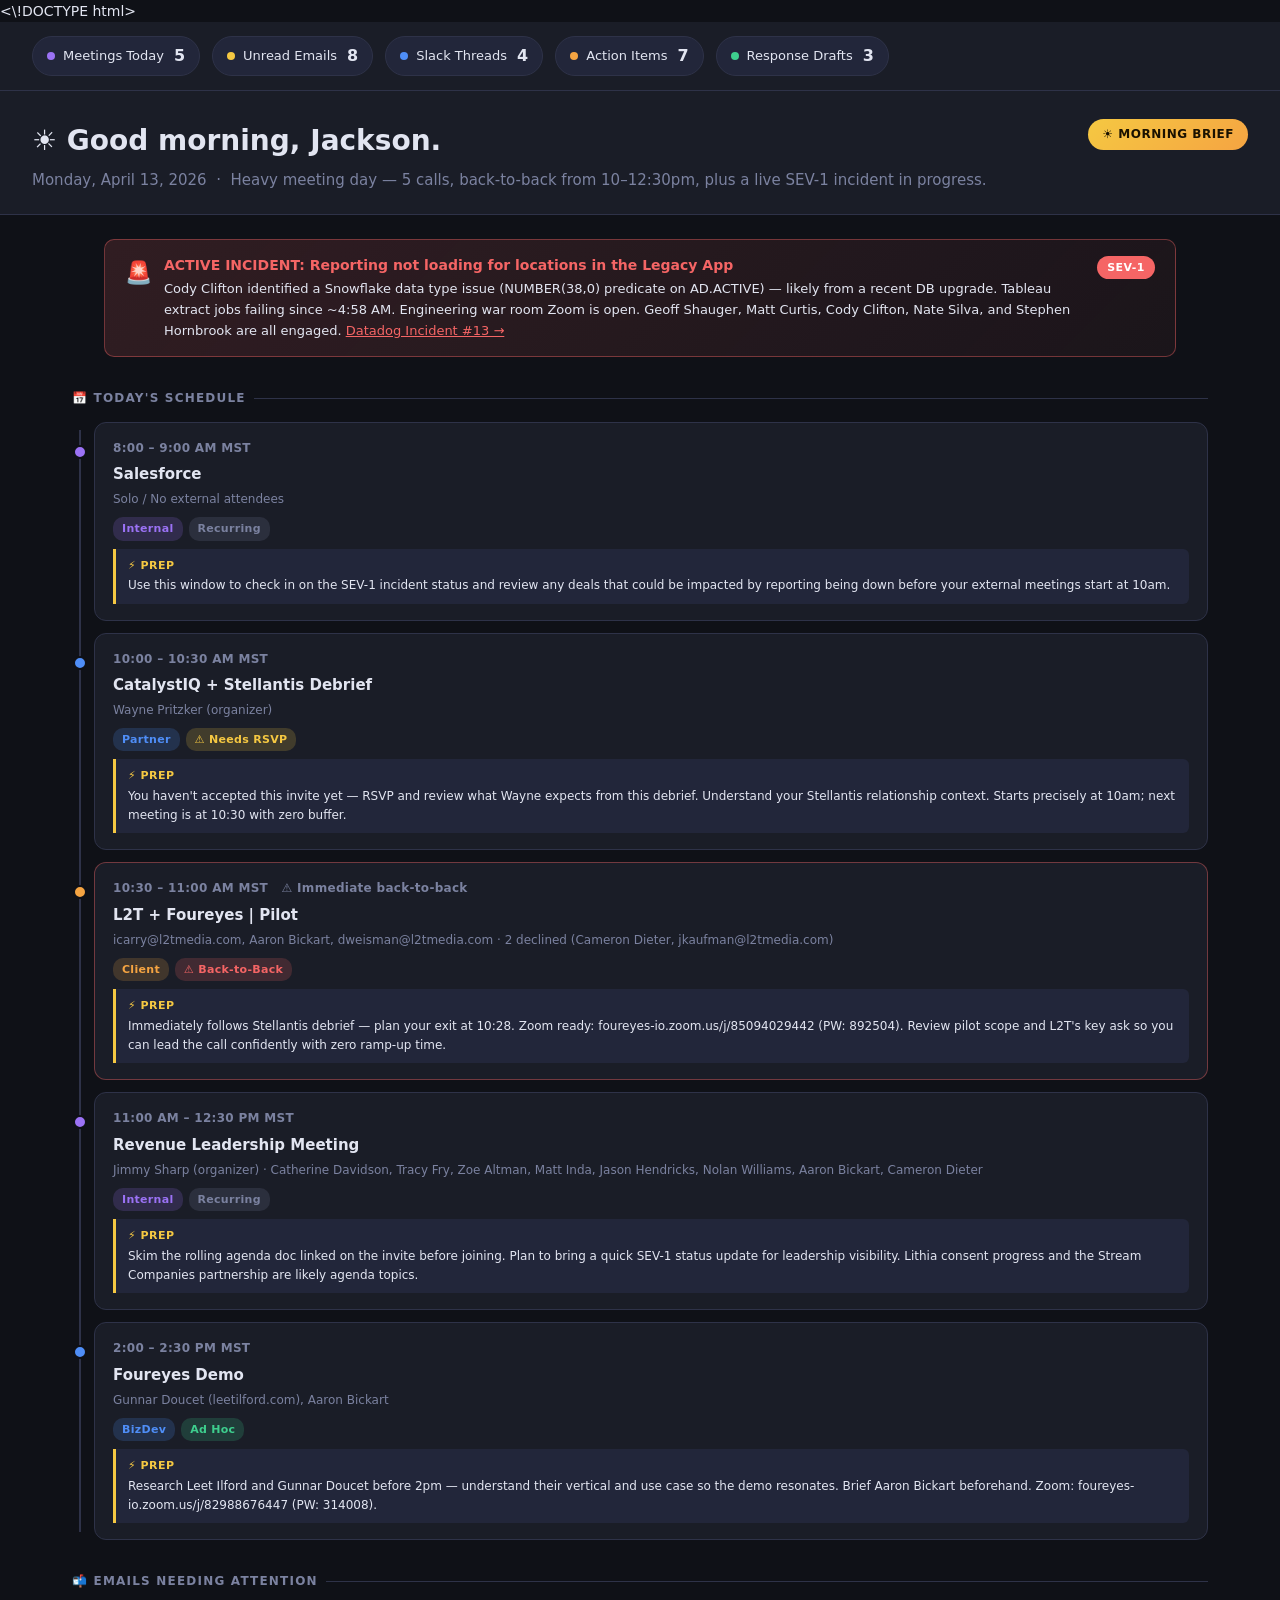
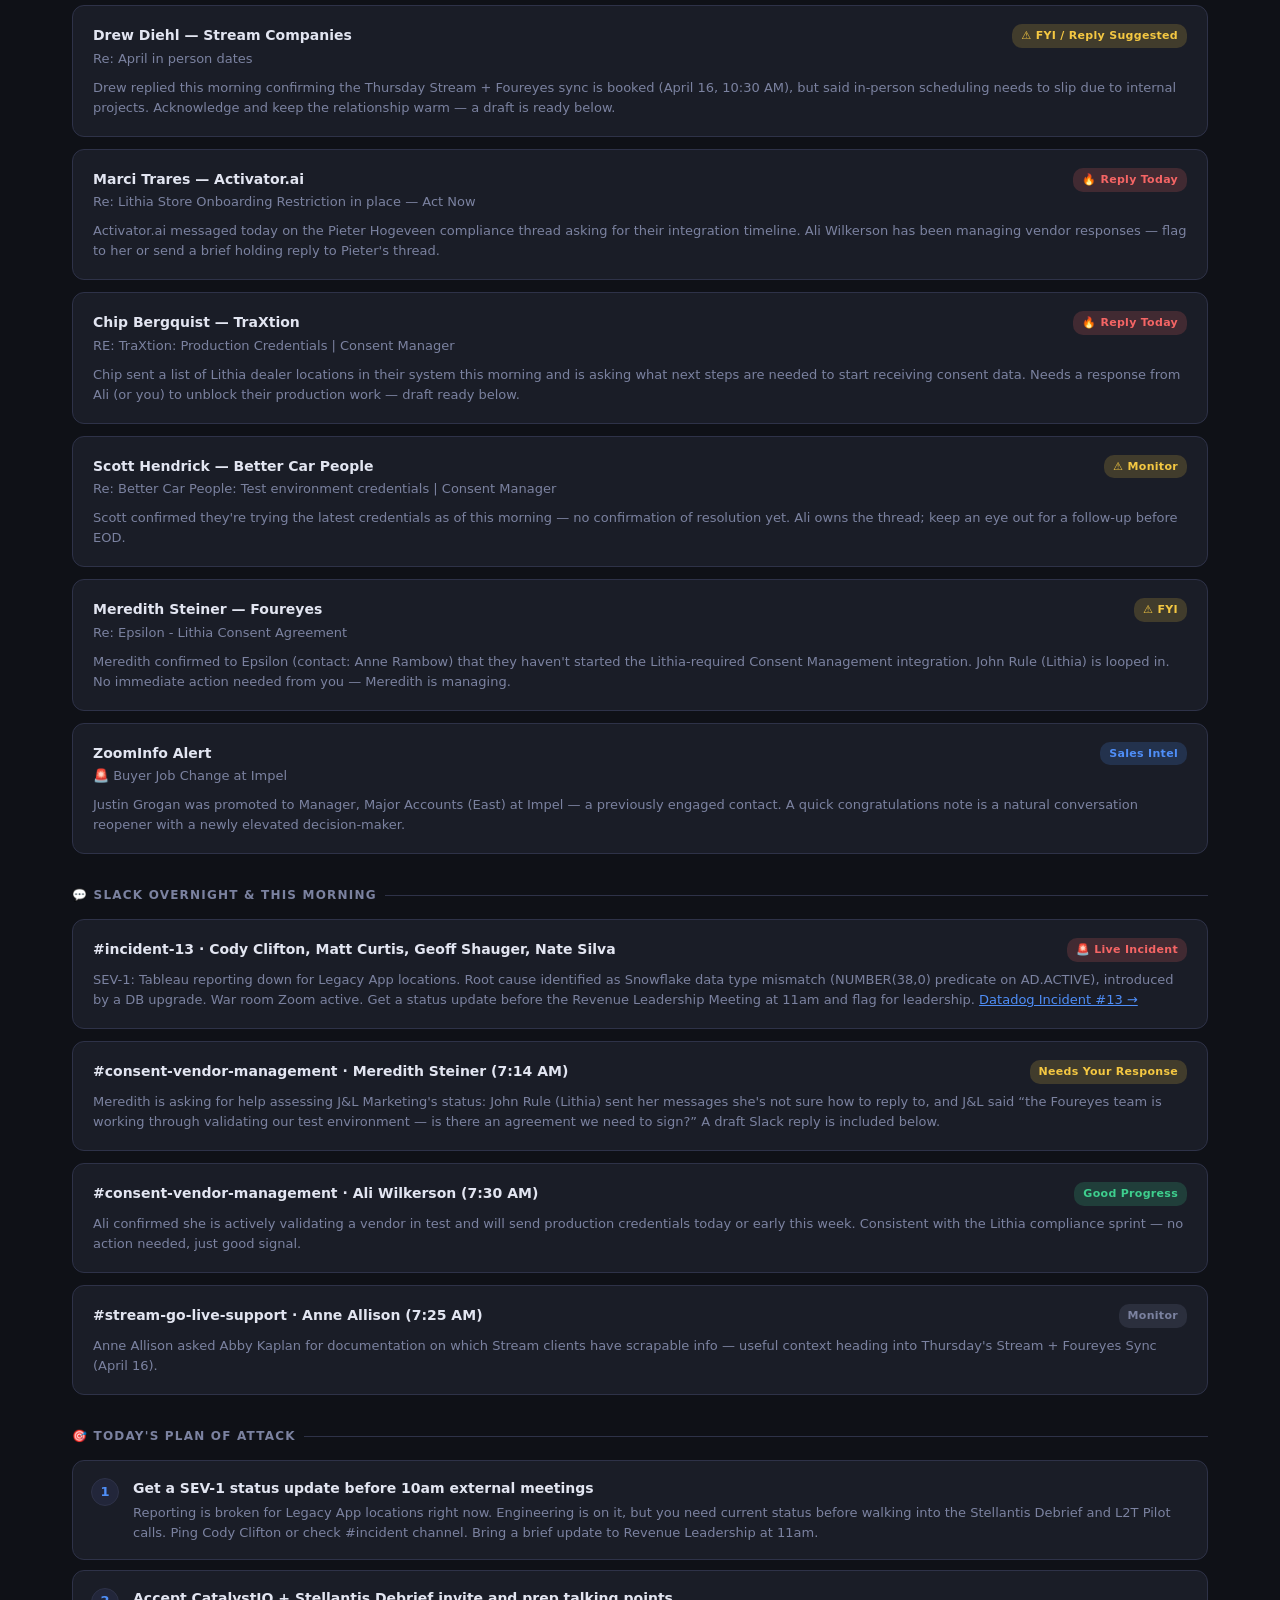
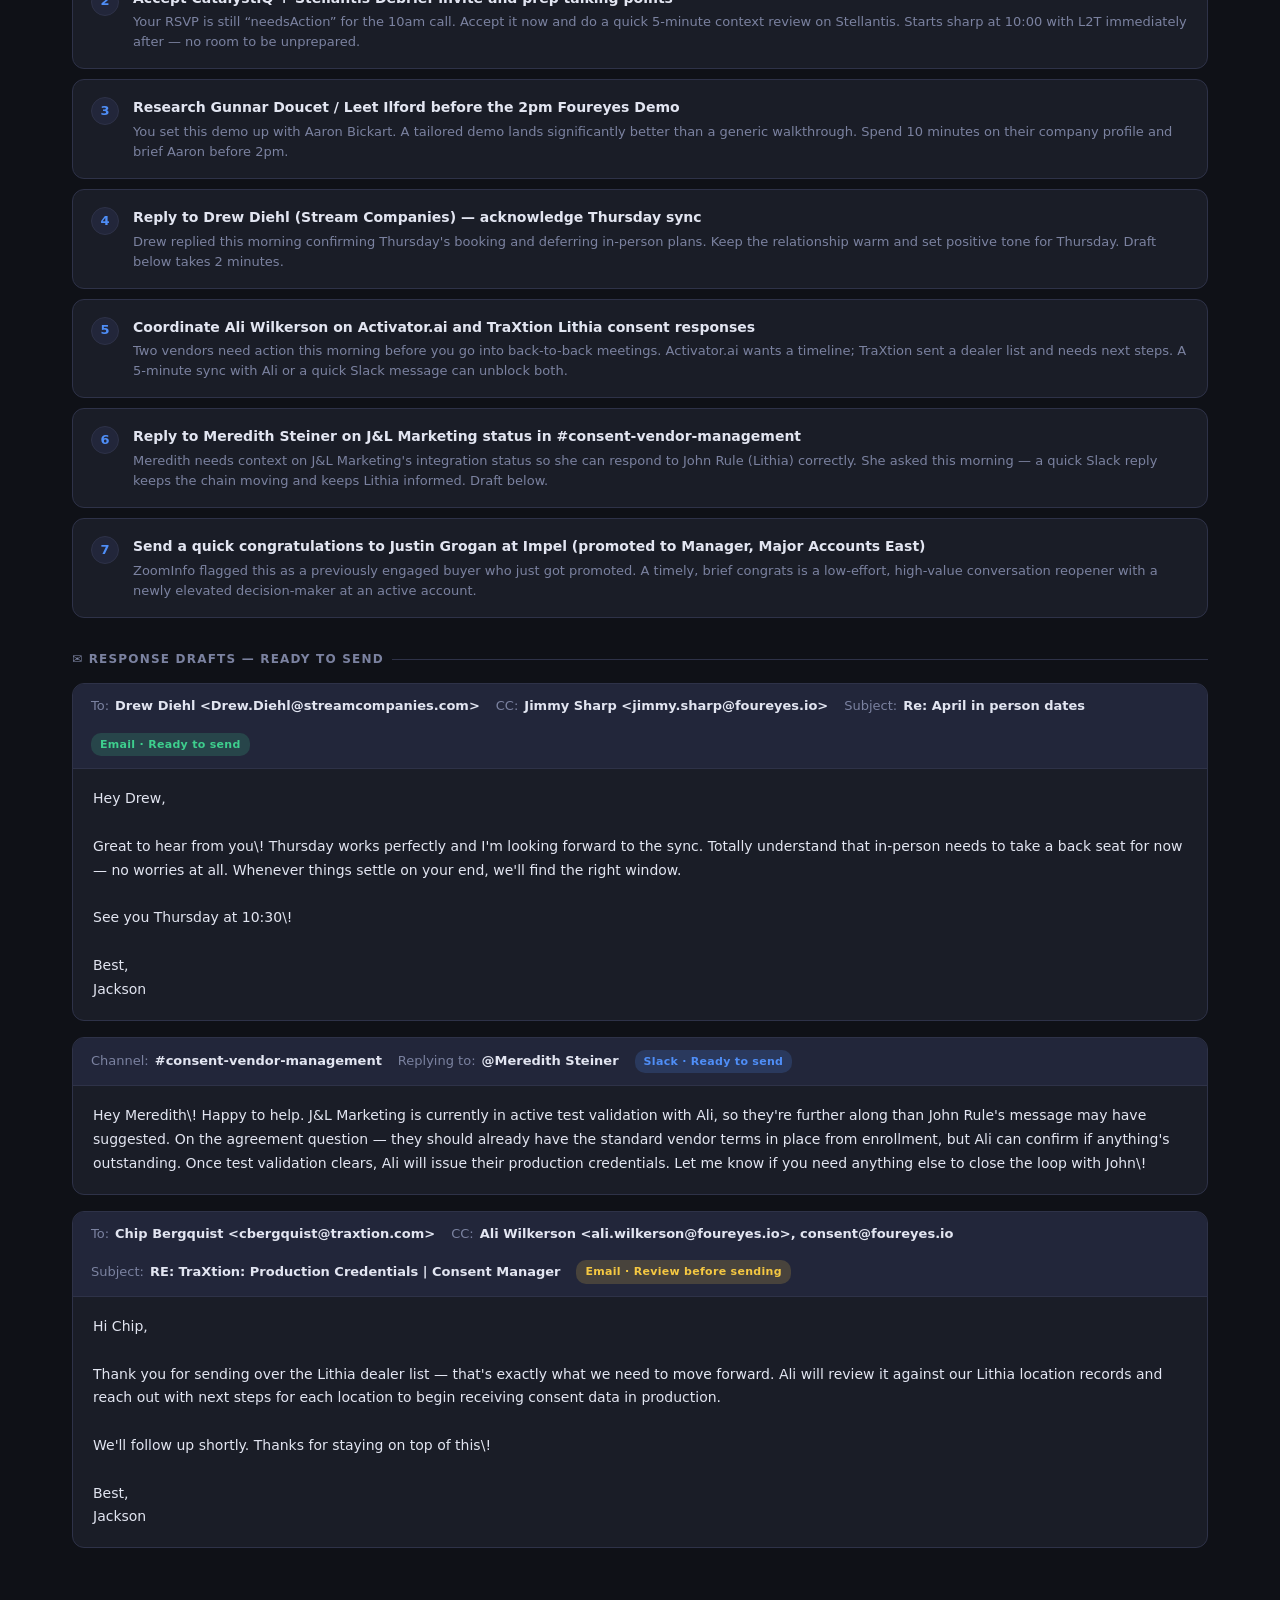
<file: briefs/2026-04-13.html>
<\!DOCTYPE html>
<html lang="en">
<head>
<meta charset="UTF-8">
<meta name="viewport" content="width=device-width, initial-scale=1.0">
<title>Morning Brief — April 13, 2026</title>
<style>
  *, *::before, *::after { box-sizing: border-box; margin: 0; padding: 0; }
  :root {
    --bg: #0f1117; --surface: #1a1d27; --surface2: #22263a; --border: #2e3248;
    --text: #e2e5f1; --muted: #7b82a0; --blue: #4f8ef7; --purple: #9b72f5;
    --green: #3ecf8e; --yellow: #f5c842; --red: #f56565; --orange: #f5a442;
  }
  body { background:var(--bg); color:var(--text); font-family:system-ui,-apple-system,BlinkMacSystemFont,'Segoe UI',sans-serif; font-size:14px; line-height:1.6; padding-bottom:60px; }
  .stat-bar { background:var(--surface); border-bottom:1px solid var(--border); padding:14px 32px; display:flex; gap:12px; flex-wrap:wrap; align-items:center; }
  .stat-chip { display:flex; align-items:center; gap:8px; background:var(--surface2); border:1px solid var(--border); border-radius:20px; padding:6px 14px; font-size:13px; font-weight:500; }
  .stat-chip .dot { width:8px; height:8px; border-radius:50%; flex-shrink:0; }
  .stat-chip .val { font-size:16px; font-weight:700; color:var(--text); margin-left:2px; }
  .header { background:var(--surface); border-bottom:1px solid var(--border); padding:28px 32px 22px; display:flex; align-items:flex-start; justify-content:space-between; gap:16px; }
  .header-left h1 { font-size:28px; font-weight:700; color:var(--text); margin-bottom:4px; }
  .header-left .tagline { font-size:15px; color:var(--muted); }
  .morning-badge { background:linear-gradient(135deg,#f5c842 0%,#f5a442 100%); color:#1a1200; font-weight:700; font-size:12px; padding:6px 14px; border-radius:20px; white-space:nowrap; letter-spacing:.5px; text-transform:uppercase; }
  .incident-banner { background:linear-gradient(135deg,rgba(245,101,101,.15) 0%,rgba(245,101,101,.05) 100%); border:1px solid rgba(245,101,101,.4); border-radius:10px; padding:14px 20px; margin:24px 32px 0; display:flex; align-items:flex-start; gap:12px; }
  .incident-banner .icon { font-size:22px; margin-top:1px; }
  .incident-banner .content { flex:1; }
  .incident-banner .content strong { color:var(--red); font-size:14px; }
  .incident-banner .content p { color:var(--text); font-size:13px; margin-top:3px; }
  .sev-badge { background:var(--red); color:white; font-weight:700; font-size:11px; padding:3px 10px; border-radius:12px; letter-spacing:.5px; flex-shrink:0; margin-top:2px; }
  .page-body { max-width:1200px; margin:0 auto; padding:0 32px; }
  .section-title { font-size:12px; font-weight:700; text-transform:uppercase; letter-spacing:1.2px; color:var(--muted); margin:32px 0 14px; display:flex; align-items:center; gap:8px; }
  .section-title::after { content:''; flex:1; height:1px; background:var(--border); }
  .card { background:var(--surface); border:1px solid var(--border); border-radius:12px; padding:18px 20px; margin-bottom:12px; }
  .card:last-child { margin-bottom:0; }
  .card-header { display:flex; align-items:flex-start; justify-content:space-between; gap:10px; margin-bottom:8px; }
  .card-header .sender { font-weight:600; font-size:14px; }
  .card-header .subject { color:var(--muted); font-size:13px; margin-top:2px; }
  .card-body { color:var(--muted); font-size:13px; line-height:1.55; }
  .card-body a { color:var(--blue); }
  .chip { display:inline-block; font-size:11px; font-weight:600; padding:3px 9px; border-radius:10px; white-space:nowrap; letter-spacing:.3px; flex-shrink:0; }
  .chip-red    { background:rgba(245,101,101,.18); color:var(--red); }
  .chip-yellow { background:rgba(245,200,66,.18);  color:var(--yellow); }
  .chip-blue   { background:rgba(79,142,247,.18);  color:var(--blue); }
  .chip-green  { background:rgba(62,207,142,.18);  color:var(--green); }
  .chip-purple { background:rgba(155,114,245,.18); color:var(--purple); }
  .chip-orange { background:rgba(245,164,66,.18);  color:var(--orange); }
  .chip-muted  { background:rgba(123,130,160,.18); color:var(--muted); }
  .timeline { position:relative; padding-left:22px; }
  .timeline::before { content:''; position:absolute; left:7px; top:8px; bottom:8px; width:2px; background:var(--border); }
  .tl-item { position:relative; background:var(--surface); border:1px solid var(--border); border-radius:12px; padding:16px 18px; margin-bottom:12px; }
  .tl-item:last-child { margin-bottom:0; }
  .tl-item.conflict-item { border-color:rgba(245,101,101,.4); }
  .tl-dot { position:absolute; left:-22px; top:22px; width:14px; height:14px; border-radius:50%; border:2px solid var(--bg); }
  .tl-dot.purple { background:var(--purple); }
  .tl-dot.blue   { background:var(--blue); }
  .tl-dot.orange { background:var(--orange); }
  .tl-dot.red    { background:var(--red); }
  .tl-dot.green  { background:var(--green); }
  .tl-time { font-size:12px; font-weight:600; color:var(--muted); letter-spacing:.3px; margin-bottom:4px; }
  .tl-title { font-size:15px; font-weight:600; color:var(--text); margin-bottom:4px; }
  .tl-attendees { font-size:12px; color:var(--muted); margin-bottom:8px; }
  .tl-tags { display:flex; gap:6px; flex-wrap:wrap; margin-bottom:8px; }
  .tl-prep { background:var(--surface2); border-left:3px solid var(--yellow); border-radius:0 6px 6px 0; padding:8px 12px; font-size:12px; margin-top:8px; }
  .tl-prep strong { display:block; color:var(--yellow); margin-bottom:2px; font-size:11px; text-transform:uppercase; letter-spacing:.5px; }
  .tl-prep span { color:var(--text); }
  .priority-list { list-style:none; }
  .priority-item { background:var(--surface); border:1px solid var(--border); border-radius:12px; padding:16px 18px; margin-bottom:10px; display:flex; gap:14px; align-items:flex-start; }
  .priority-item:last-child { margin-bottom:0; }
  .priority-num { width:28px; height:28px; border-radius:50%; background:var(--surface2); border:1.5px solid var(--border); display:flex; align-items:center; justify-content:center; font-size:13px; font-weight:700; color:var(--blue); flex-shrink:0; margin-top:1px; }
  .priority-content .title { font-size:14px; font-weight:600; color:var(--text); margin-bottom:3px; }
  .priority-content .why { font-size:13px; color:var(--muted); line-height:1.55; }
  .draft-card { background:var(--surface); border:1px solid var(--border); border-radius:12px; overflow:hidden; margin-bottom:16px; }
  .draft-card:last-child { margin-bottom:0; }
  .draft-header { background:var(--surface2); border-bottom:1px solid var(--border); padding:12px 18px; display:flex; gap:16px; flex-wrap:wrap; align-items:center; }
  .draft-header .field { font-size:13px; }
  .draft-header .field .label { color:var(--muted); font-weight:500; margin-right:6px; }
  .draft-header .field .value { color:var(--text); font-weight:600; }
  .draft-body { padding:18px 20px; font-size:14px; color:var(--text); line-height:1.7; white-space:pre-wrap; font-family:system-ui,-apple-system,sans-serif; }
</style>
</head>
<body>

<div class="stat-bar">
  <div class="stat-chip"><div class="dot" style="background:var(--purple)"></div><span>Meetings Today</span><span class="val">5</span></div>
  <div class="stat-chip"><div class="dot" style="background:var(--yellow)"></div><span>Unread Emails</span><span class="val">8</span></div>
  <div class="stat-chip"><div class="dot" style="background:var(--blue)"></div><span>Slack Threads</span><span class="val">4</span></div>
  <div class="stat-chip"><div class="dot" style="background:var(--orange)"></div><span>Action Items</span><span class="val">7</span></div>
  <div class="stat-chip"><div class="dot" style="background:var(--green)"></div><span>Response Drafts</span><span class="val">3</span></div>
</div>

<div class="header">
  <div class="header-left">
    <h1>&#9728;&#65039; Good morning, Jackson.</h1>
    <div class="tagline">Monday, April 13, 2026 &nbsp;&middot;&nbsp; Heavy meeting day &mdash; 5 calls, back-to-back from 10&ndash;12:30pm, plus a live SEV-1 incident in progress.</div>
  </div>
  <div class="morning-badge">&#9728;&#65039; Morning Brief</div>
</div>

<div style="max-width:1200px;margin:0 auto;padding:0 32px;">
  <div class="incident-banner">
    <div class="icon">&#128680;</div>
    <div class="content">
      <strong>ACTIVE INCIDENT: Reporting not loading for locations in the Legacy App</strong>
      <p>Cody Clifton identified a Snowflake data type issue (NUMBER(38,0) predicate on AD.ACTIVE) &mdash; likely from a recent DB upgrade. Tableau extract jobs failing since ~4:58 AM. Engineering war room Zoom is open. Geoff Shauger, Matt Curtis, Cody Clifton, Nate Silva, and Stephen Hornbrook are all engaged. <a href="https://app.datadoghq.com/incidents/13/timeline" style="color:var(--red);">Datadog Incident #13 &rarr;</a></p>
    </div>
    <div class="sev-badge">SEV-1</div>
  </div>
</div>

<div class="page-body">

  <div class="section-title">&#128197; Today&#39;s Schedule</div>
  <div class="timeline">

    <div class="tl-item">
      <div class="tl-dot purple"></div>
      <div class="tl-time">8:00 &ndash; 9:00 AM MST</div>
      <div class="tl-title">Salesforce</div>
      <div class="tl-attendees">Solo / No external attendees</div>
      <div class="tl-tags">
        <span class="chip chip-purple">Internal</span>
        <span class="chip chip-muted">Recurring</span>
      </div>
      <div class="tl-prep"><strong>&#9889; Prep</strong><span>Use this window to check in on the SEV-1 incident status and review any deals that could be impacted by reporting being down before your external meetings start at 10am.</span></div>
    </div>

    <div class="tl-item">
      <div class="tl-dot blue"></div>
      <div class="tl-time">10:00 &ndash; 10:30 AM MST</div>
      <div class="tl-title">CatalystIQ + Stellantis Debrief</div>
      <div class="tl-attendees">Wayne Pritzker (organizer)</div>
      <div class="tl-tags">
        <span class="chip chip-blue">Partner</span>
        <span class="chip chip-yellow">&#9888; Needs RSVP</span>
      </div>
      <div class="tl-prep"><strong>&#9889; Prep</strong><span>You haven&#39;t accepted this invite yet &mdash; RSVP and review what Wayne expects from this debrief. Understand your Stellantis relationship context. Starts precisely at 10am; next meeting is at 10:30 with zero buffer.</span></div>
    </div>

    <div class="tl-item conflict-item">
      <div class="tl-dot orange"></div>
      <div class="tl-time">10:30 &ndash; 11:00 AM MST &nbsp; &#9888; Immediate back-to-back</div>
      <div class="tl-title">L2T + Foureyes | Pilot</div>
      <div class="tl-attendees">icarry@l2tmedia.com, Aaron Bickart, dweisman@l2tmedia.com &middot; 2 declined (Cameron Dieter, jkaufman@l2tmedia.com)</div>
      <div class="tl-tags">
        <span class="chip chip-orange">Client</span>
        <span class="chip chip-red">&#9888; Back-to-Back</span>
      </div>
      <div class="tl-prep"><strong>&#9889; Prep</strong><span>Immediately follows Stellantis debrief &mdash; plan your exit at 10:28. Zoom ready: foureyes-io.zoom.us/j/85094029442 (PW: 892504). Review pilot scope and L2T&#39;s key ask so you can lead the call confidently with zero ramp-up time.</span></div>
    </div>

    <div class="tl-item">
      <div class="tl-dot purple"></div>
      <div class="tl-time">11:00 AM &ndash; 12:30 PM MST</div>
      <div class="tl-title">Revenue Leadership Meeting</div>
      <div class="tl-attendees">Jimmy Sharp (organizer) &middot; Catherine Davidson, Tracy Fry, Zoe Altman, Matt Inda, Jason Hendricks, Nolan Williams, Aaron Bickart, Cameron Dieter</div>
      <div class="tl-tags">
        <span class="chip chip-purple">Internal</span>
        <span class="chip chip-muted">Recurring</span>
      </div>
      <div class="tl-prep"><strong>&#9889; Prep</strong><span>Skim the rolling agenda doc linked on the invite before joining. Plan to bring a quick SEV-1 status update for leadership visibility. Lithia consent progress and the Stream Companies partnership are likely agenda topics.</span></div>
    </div>

    <div class="tl-item">
      <div class="tl-dot blue"></div>
      <div class="tl-time">2:00 &ndash; 2:30 PM MST</div>
      <div class="tl-title">Foureyes Demo</div>
      <div class="tl-attendees">Gunnar Doucet (leetilford.com), Aaron Bickart</div>
      <div class="tl-tags">
        <span class="chip chip-blue">BizDev</span>
        <span class="chip chip-green">Ad Hoc</span>
      </div>
      <div class="tl-prep"><strong>&#9889; Prep</strong><span>Research Leet Ilford and Gunnar Doucet before 2pm &mdash; understand their vertical and use case so the demo resonates. Brief Aaron Bickart beforehand. Zoom: foureyes-io.zoom.us/j/82988676447 (PW: 314008).</span></div>
    </div>

  </div>

  <div class="section-title">&#128236; Emails Needing Attention</div>

  <div class="card">
    <div class="card-header">
      <div><div class="sender">Drew Diehl &mdash; Stream Companies</div><div class="subject">Re: April in person dates</div></div>
      <span class="chip chip-yellow">&#9888;&#65039; FYI / Reply Suggested</span>
    </div>
    <div class="card-body">Drew replied this morning confirming the Thursday Stream + Foureyes sync is booked (April 16, 10:30 AM), but said in-person scheduling needs to slip due to internal projects. Acknowledge and keep the relationship warm &mdash; a draft is ready below.</div>
  </div>

  <div class="card">
    <div class="card-header">
      <div><div class="sender">Marci Trares &mdash; Activator.ai</div><div class="subject">Re: Lithia Store Onboarding Restriction in place &mdash; Act Now</div></div>
      <span class="chip chip-red">&#128293; Reply Today</span>
    </div>
    <div class="card-body">Activator.ai messaged today on the Pieter Hogeveen compliance thread asking for their integration timeline. Ali Wilkerson has been managing vendor responses &mdash; flag to her or send a brief holding reply to Pieter&#39;s thread.</div>
  </div>

  <div class="card">
    <div class="card-header">
      <div><div class="sender">Chip Bergquist &mdash; TraXtion</div><div class="subject">RE: TraXtion: Production Credentials | Consent Manager</div></div>
      <span class="chip chip-red">&#128293; Reply Today</span>
    </div>
    <div class="card-body">Chip sent a list of Lithia dealer locations in their system this morning and is asking what next steps are needed to start receiving consent data. Needs a response from Ali (or you) to unblock their production work &mdash; draft ready below.</div>
  </div>

  <div class="card">
    <div class="card-header">
      <div><div class="sender">Scott Hendrick &mdash; Better Car People</div><div class="subject">Re: Better Car People: Test environment credentials | Consent Manager</div></div>
      <span class="chip chip-yellow">&#9888;&#65039; Monitor</span>
    </div>
    <div class="card-body">Scott confirmed they&#39;re trying the latest credentials as of this morning &mdash; no confirmation of resolution yet. Ali owns the thread; keep an eye out for a follow-up before EOD.</div>
  </div>

  <div class="card">
    <div class="card-header">
      <div><div class="sender">Meredith Steiner &mdash; Foureyes</div><div class="subject">Re: Epsilon - Lithia Consent Agreement</div></div>
      <span class="chip chip-yellow">&#9888;&#65039; FYI</span>
    </div>
    <div class="card-body">Meredith confirmed to Epsilon (contact: Anne Rambow) that they haven&#39;t started the Lithia-required Consent Management integration. John Rule (Lithia) is looped in. No immediate action needed from you &mdash; Meredith is managing.</div>
  </div>

  <div class="card">
    <div class="card-header">
      <div><div class="sender">ZoomInfo Alert</div><div class="subject">&#128680; Buyer Job Change at Impel</div></div>
      <span class="chip chip-blue">Sales Intel</span>
    </div>
    <div class="card-body">Justin Grogan was promoted to Manager, Major Accounts (East) at Impel &mdash; a previously engaged contact. A quick congratulations note is a natural conversation reopener with a newly elevated decision-maker.</div>
  </div>

  <div class="section-title">&#128172; Slack Overnight &amp; This Morning</div>

  <div class="card">
    <div class="card-header">
      <div><div class="sender">#incident-13 &middot; Cody Clifton, Matt Curtis, Geoff Shauger, Nate Silva</div></div>
      <span class="chip chip-red">&#128680; Live Incident</span>
    </div>
    <div class="card-body">SEV-1: Tableau reporting down for Legacy App locations. Root cause identified as Snowflake data type mismatch (NUMBER(38,0) predicate on AD.ACTIVE), introduced by a DB upgrade. War room Zoom active. Get a status update before the Revenue Leadership Meeting at 11am and flag for leadership. <a href="https://app.datadoghq.com/incidents/13/timeline">Datadog Incident #13 &rarr;</a></div>
  </div>

  <div class="card">
    <div class="card-header">
      <div><div class="sender">#consent-vendor-management &middot; Meredith Steiner (7:14 AM)</div></div>
      <span class="chip chip-yellow">Needs Your Response</span>
    </div>
    <div class="card-body">Meredith is asking for help assessing J&amp;L Marketing&#39;s status: John Rule (Lithia) sent her messages she&#39;s not sure how to reply to, and J&amp;L said &ldquo;the Foureyes team is working through validating our test environment &mdash; is there an agreement we need to sign?&rdquo; A draft Slack reply is included below.</div>
  </div>

  <div class="card">
    <div class="card-header">
      <div><div class="sender">#consent-vendor-management &middot; Ali Wilkerson (7:30 AM)</div></div>
      <span class="chip chip-green">Good Progress</span>
    </div>
    <div class="card-body">Ali confirmed she is actively validating a vendor in test and will send production credentials today or early this week. Consistent with the Lithia compliance sprint &mdash; no action needed, just good signal.</div>
  </div>

  <div class="card">
    <div class="card-header">
      <div><div class="sender">#stream-go-live-support &middot; Anne Allison (7:25 AM)</div></div>
      <span class="chip chip-muted">Monitor</span>
    </div>
    <div class="card-body">Anne Allison asked Abby Kaplan for documentation on which Stream clients have scrapable info &mdash; useful context heading into Thursday&#39;s Stream + Foureyes Sync (April 16).</div>
  </div>

  <div class="section-title">&#127919; Today&#39;s Plan of Attack</div>

  <ul class="priority-list">
    <li class="priority-item">
      <div class="priority-num">1</div>
      <div class="priority-content">
        <div class="title">Get a SEV-1 status update before 10am external meetings</div>
        <div class="why">Reporting is broken for Legacy App locations right now. Engineering is on it, but you need current status before walking into the Stellantis Debrief and L2T Pilot calls. Ping Cody Clifton or check #incident channel. Bring a brief update to Revenue Leadership at 11am.</div>
      </div>
    </li>
    <li class="priority-item">
      <div class="priority-num">2</div>
      <div class="priority-content">
        <div class="title">Accept CatalystIQ + Stellantis Debrief invite and prep talking points</div>
        <div class="why">Your RSVP is still &ldquo;needsAction&rdquo; for the 10am call. Accept it now and do a quick 5-minute context review on Stellantis. Starts sharp at 10:00 with L2T immediately after &mdash; no room to be unprepared.</div>
      </div>
    </li>
    <li class="priority-item">
      <div class="priority-num">3</div>
      <div class="priority-content">
        <div class="title">Research Gunnar Doucet / Leet Ilford before the 2pm Foureyes Demo</div>
        <div class="why">You set this demo up with Aaron Bickart. A tailored demo lands significantly better than a generic walkthrough. Spend 10 minutes on their company profile and brief Aaron before 2pm.</div>
      </div>
    </li>
    <li class="priority-item">
      <div class="priority-num">4</div>
      <div class="priority-content">
        <div class="title">Reply to Drew Diehl (Stream Companies) &mdash; acknowledge Thursday sync</div>
        <div class="why">Drew replied this morning confirming Thursday&#39;s booking and deferring in-person plans. Keep the relationship warm and set positive tone for Thursday. Draft below takes 2 minutes.</div>
      </div>
    </li>
    <li class="priority-item">
      <div class="priority-num">5</div>
      <div class="priority-content">
        <div class="title">Coordinate Ali Wilkerson on Activator.ai and TraXtion Lithia consent responses</div>
        <div class="why">Two vendors need action this morning before you go into back-to-back meetings. Activator.ai wants a timeline; TraXtion sent a dealer list and needs next steps. A 5-minute sync with Ali or a quick Slack message can unblock both.</div>
      </div>
    </li>
    <li class="priority-item">
      <div class="priority-num">6</div>
      <div class="priority-content">
        <div class="title">Reply to Meredith Steiner on J&amp;L Marketing status in #consent-vendor-management</div>
        <div class="why">Meredith needs context on J&amp;L Marketing&#39;s integration status so she can respond to John Rule (Lithia) correctly. She asked this morning &mdash; a quick Slack reply keeps the chain moving and keeps Lithia informed. Draft below.</div>
      </div>
    </li>
    <li class="priority-item">
      <div class="priority-num">7</div>
      <div class="priority-content">
        <div class="title">Send a quick congratulations to Justin Grogan at Impel (promoted to Manager, Major Accounts East)</div>
        <div class="why">ZoomInfo flagged this as a previously engaged buyer who just got promoted. A timely, brief congrats is a low-effort, high-value conversation reopener with a newly elevated decision-maker at an active account.</div>
      </div>
    </li>
  </ul>

  <div class="section-title">&#9993;&#65039; Response Drafts &mdash; Ready to Send</div>

  <div class="draft-card">
    <div class="draft-header">
      <div class="field"><span class="label">To:</span><span class="value">Drew Diehl &lt;Drew.Diehl@streamcompanies.com&gt;</span></div>
      <div class="field"><span class="label">CC:</span><span class="value">Jimmy Sharp &lt;jimmy.sharp@foureyes.io&gt;</span></div>
      <div class="field"><span class="label">Subject:</span><span class="value">Re: April in person dates</span></div>
      <span class="chip chip-green">Email &middot; Ready to send</span>
    </div>
    <div class="draft-body">Hey Drew,

Great to hear from you\! Thursday works perfectly and I'm looking forward to the sync. Totally understand that in-person needs to take a back seat for now — no worries at all. Whenever things settle on your end, we'll find the right window.

See you Thursday at 10:30\!

Best,
Jackson</div>
  </div>

  <div class="draft-card">
    <div class="draft-header">
      <div class="field"><span class="label">Channel:</span><span class="value">#consent-vendor-management</span></div>
      <div class="field"><span class="label">Replying to:</span><span class="value">@Meredith Steiner</span></div>
      <span class="chip chip-blue">Slack &middot; Ready to send</span>
    </div>
    <div class="draft-body">Hey Meredith\! Happy to help. J&L Marketing is currently in active test validation with Ali, so they're further along than John Rule's message may have suggested. On the agreement question — they should already have the standard vendor terms in place from enrollment, but Ali can confirm if anything's outstanding. Once test validation clears, Ali will issue their production credentials. Let me know if you need anything else to close the loop with John\!</div>
  </div>

  <div class="draft-card">
    <div class="draft-header">
      <div class="field"><span class="label">To:</span><span class="value">Chip Bergquist &lt;cbergquist@traxtion.com&gt;</span></div>
      <div class="field"><span class="label">CC:</span><span class="value">Ali Wilkerson &lt;ali.wilkerson@foureyes.io&gt;, consent@foureyes.io</span></div>
      <div class="field"><span class="label">Subject:</span><span class="value">RE: TraXtion: Production Credentials | Consent Manager</span></div>
      <span class="chip chip-yellow">Email &middot; Review before sending</span>
    </div>
    <div class="draft-body">Hi Chip,

Thank you for sending over the Lithia dealer list — that's exactly what we need to move forward. Ali will review it against our Lithia location records and reach out with next steps for each location to begin receiving consent data in production.

We'll follow up shortly. Thanks for staying on top of this\!

Best,
Jackson</div>
  </div>

</div>
</body>
</html>
</file>
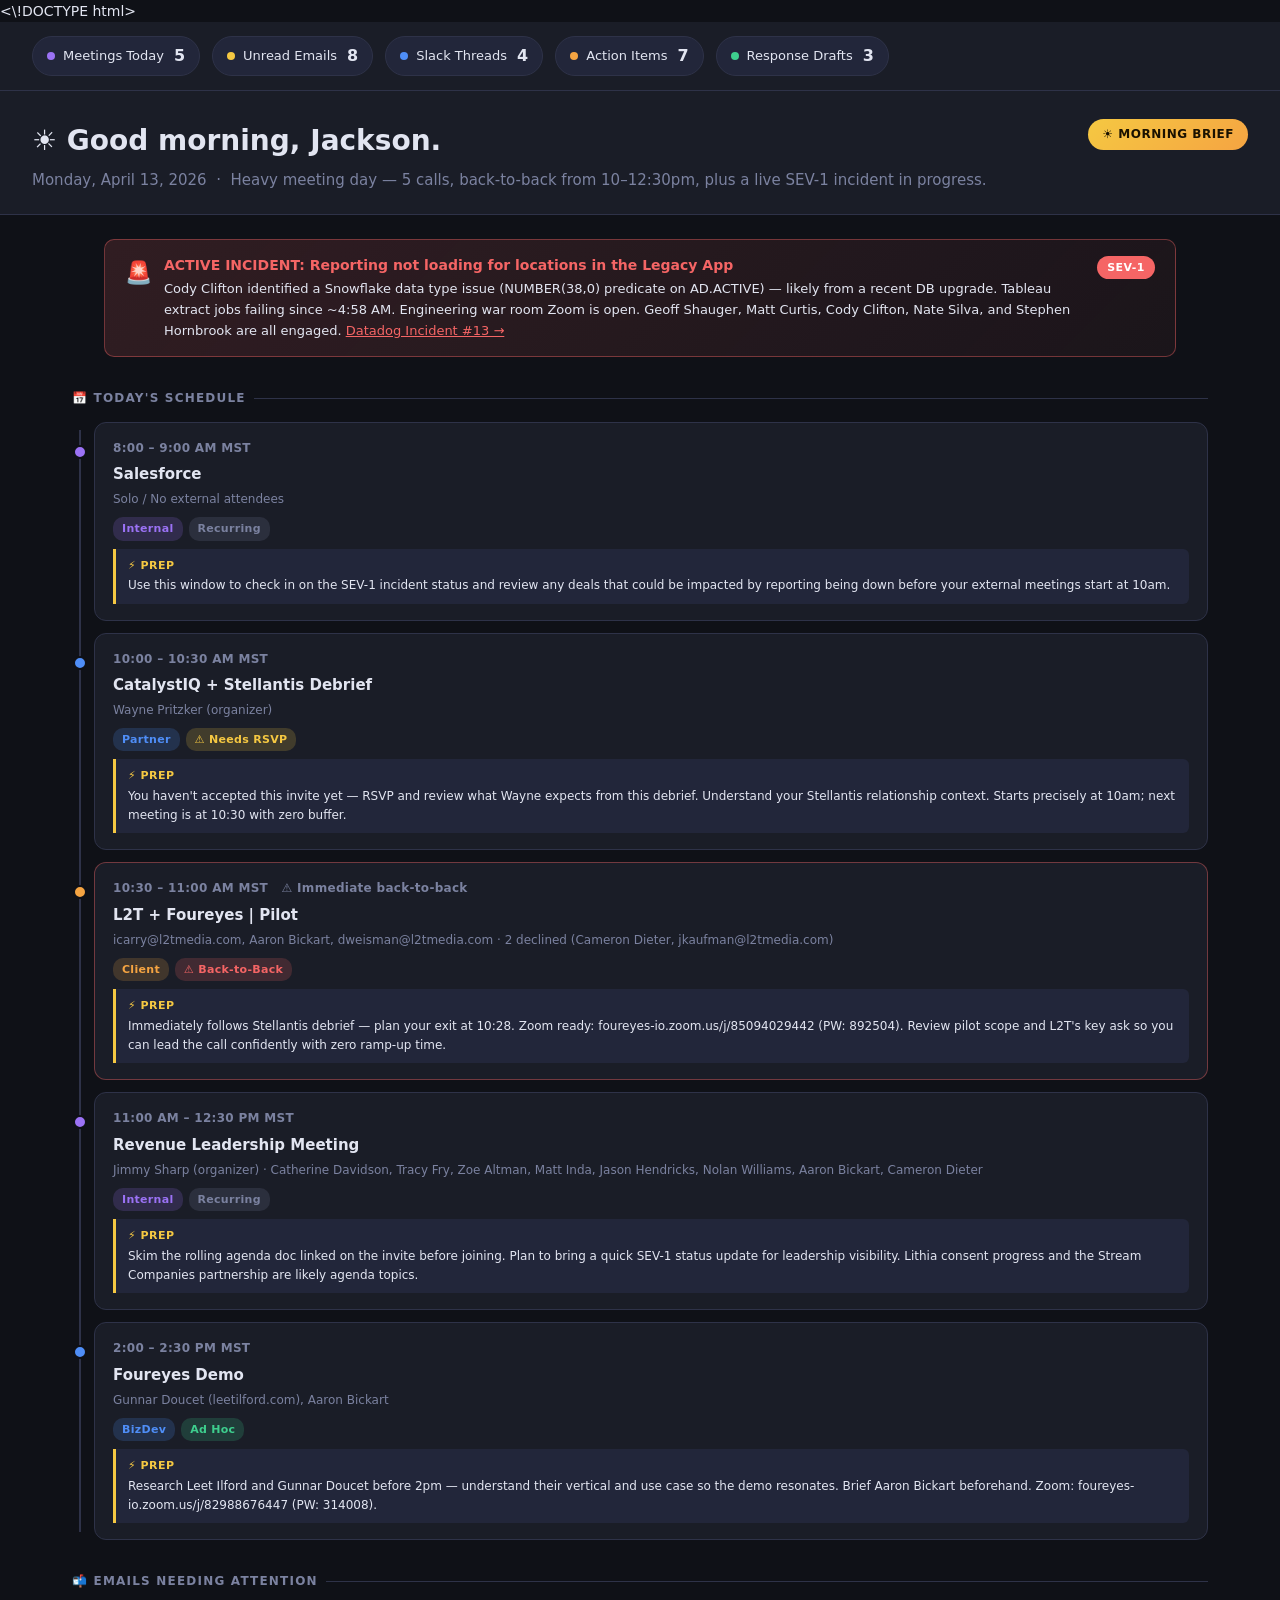
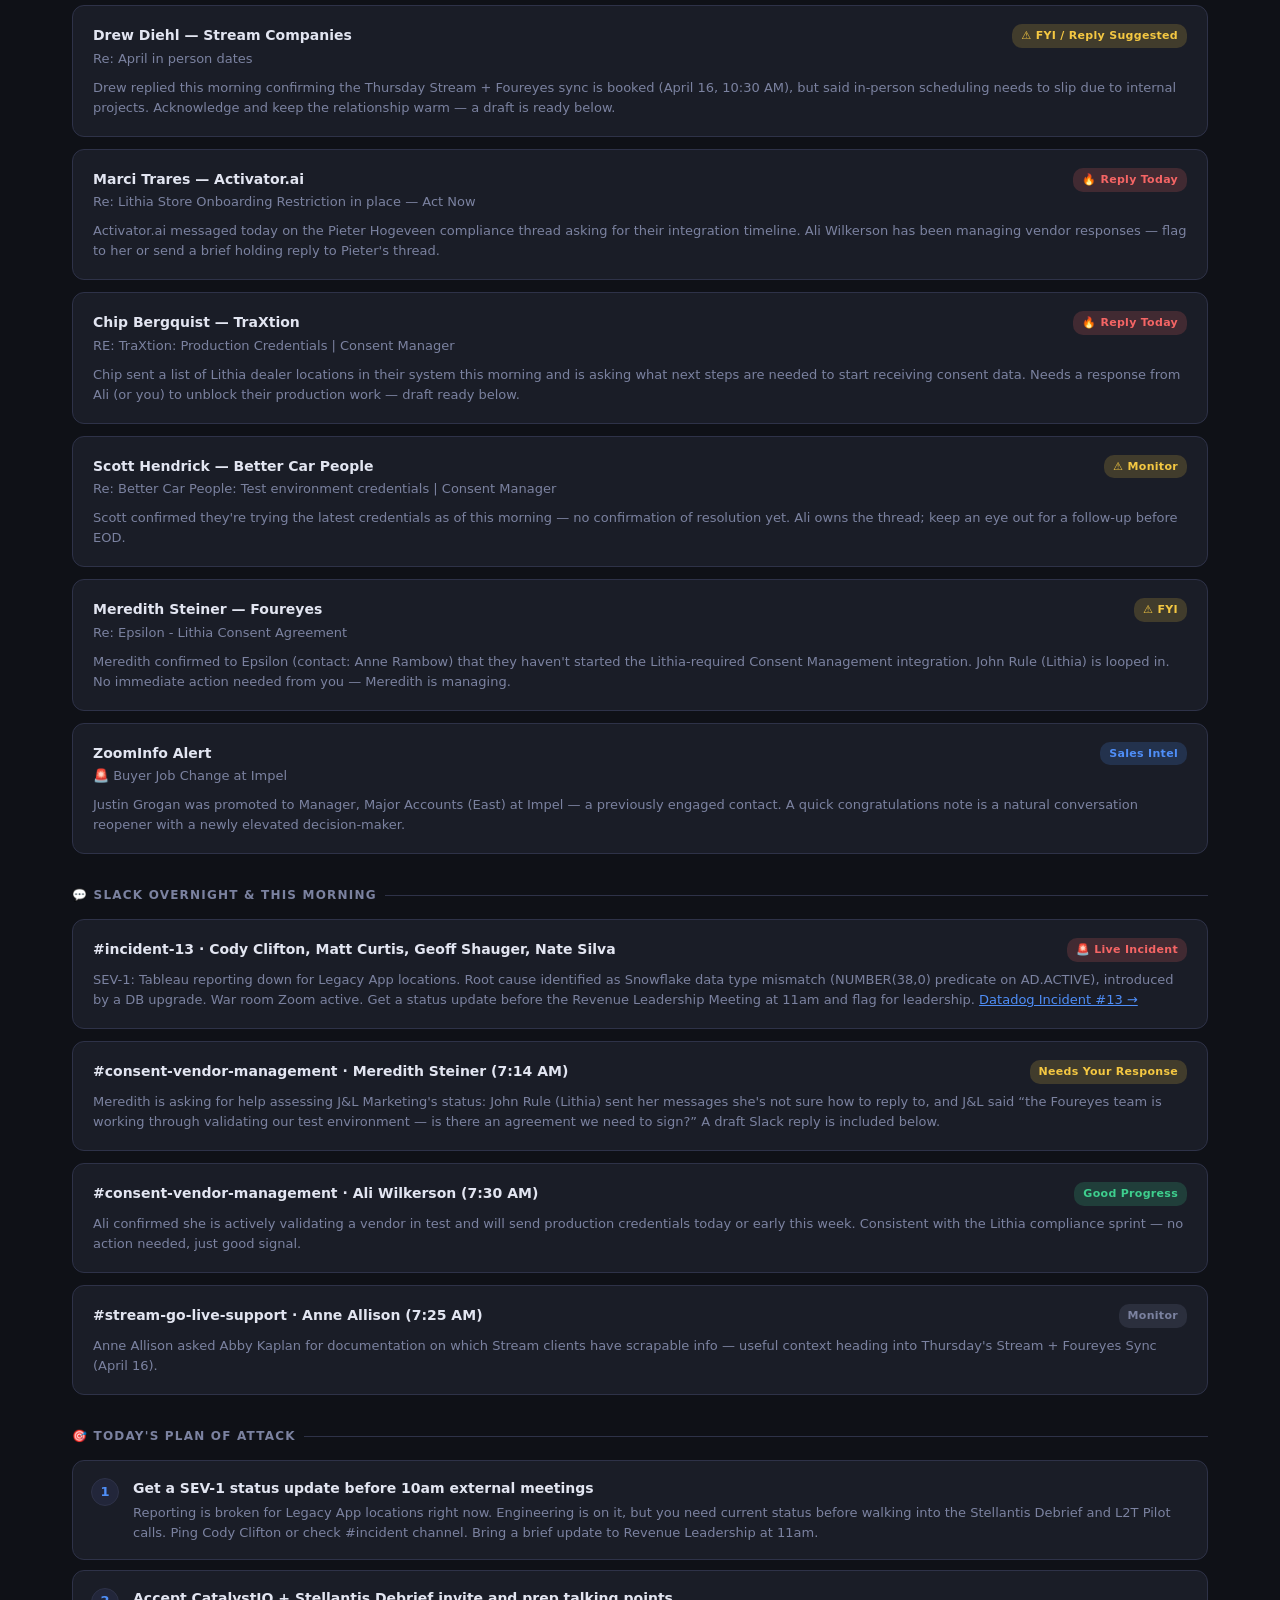
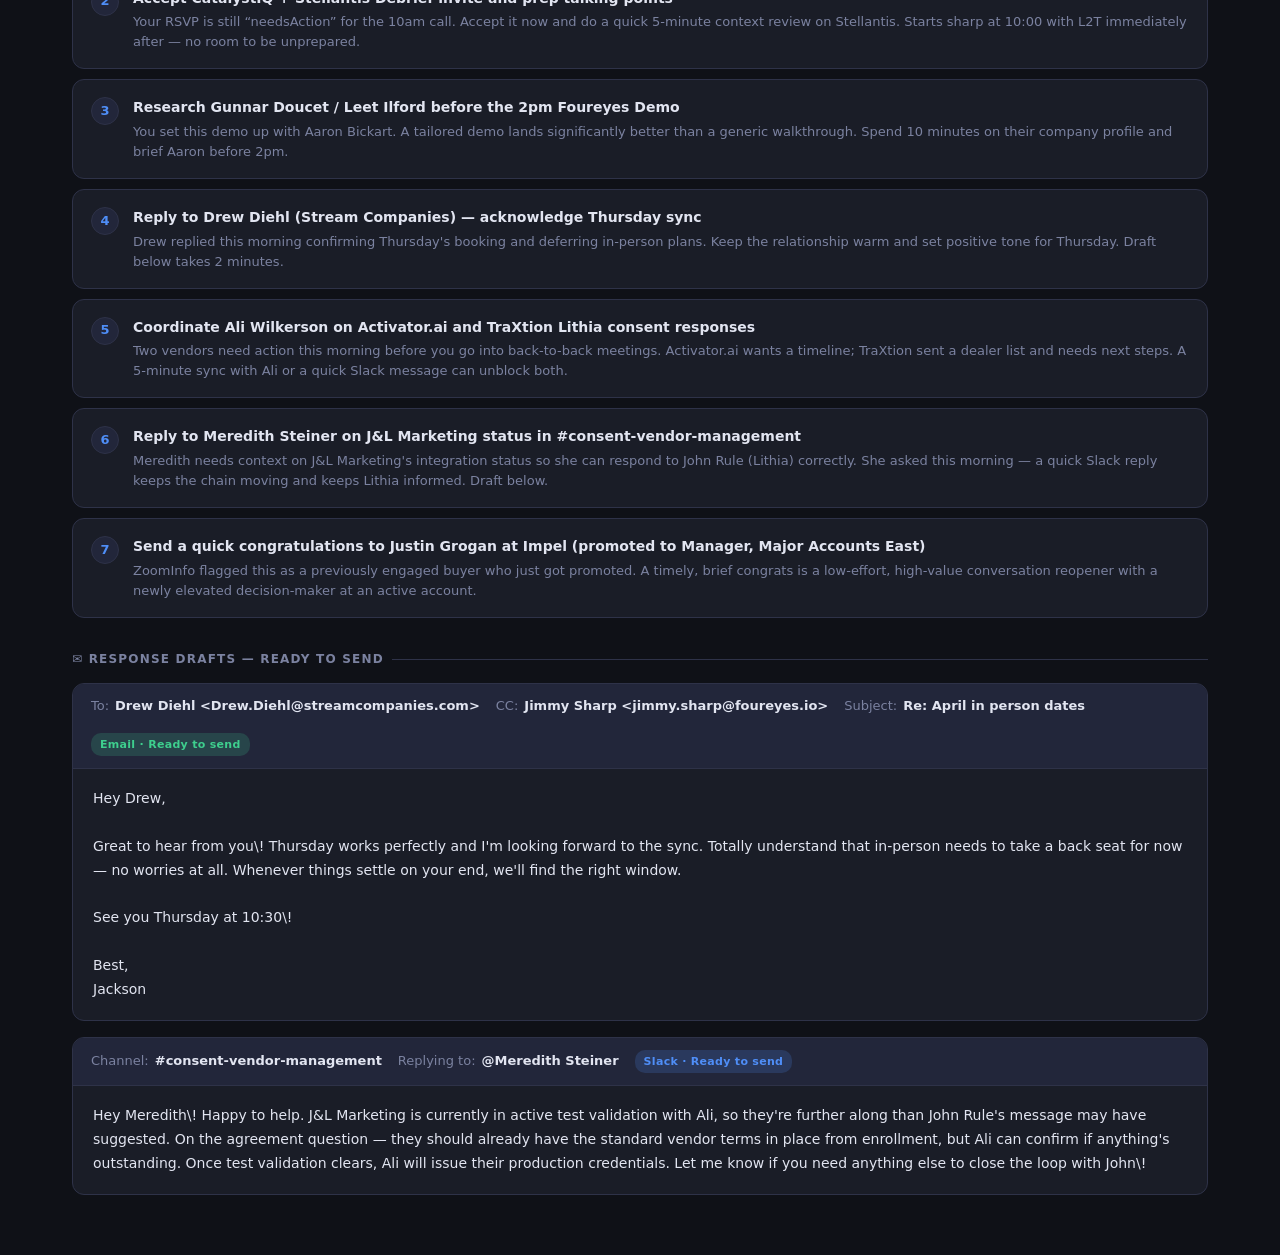
<file: briefs/latest.html>
<\!DOCTYPE html>
<html lang="en">
<head>
<meta charset="UTF-8">
<meta name="viewport" content="width=device-width, initial-scale=1.0">
<title>Morning Brief — April 13, 2026</title>
<style>
  *, *::before, *::after { box-sizing: border-box; margin: 0; padding: 0; }
  :root {
    --bg: #0f1117; --surface: #1a1d27; --surface2: #22263a; --border: #2e3248;
    --text: #e2e5f1; --muted: #7b82a0; --blue: #4f8ef7; --purple: #9b72f5;
    --green: #3ecf8e; --yellow: #f5c842; --red: #f56565; --orange: #f5a442;
  }
  body { background:var(--bg); color:var(--text); font-family:system-ui,-apple-system,BlinkMacSystemFont,'Segoe UI',sans-serif; font-size:14px; line-height:1.6; padding-bottom:60px; }
  .stat-bar { background:var(--surface); border-bottom:1px solid var(--border); padding:14px 32px; display:flex; gap:12px; flex-wrap:wrap; align-items:center; }
  .stat-chip { display:flex; align-items:center; gap:8px; background:var(--surface2); border:1px solid var(--border); border-radius:20px; padding:6px 14px; font-size:13px; font-weight:500; }
  .stat-chip .dot { width:8px; height:8px; border-radius:50%; flex-shrink:0; }
  .stat-chip .val { font-size:16px; font-weight:700; color:var(--text); margin-left:2px; }
  .header { background:var(--surface); border-bottom:1px solid var(--border); padding:28px 32px 22px; display:flex; align-items:flex-start; justify-content:space-between; gap:16px; }
  .header-left h1 { font-size:28px; font-weight:700; color:var(--text); margin-bottom:4px; }
  .header-left .tagline { font-size:15px; color:var(--muted); }
  .morning-badge { background:linear-gradient(135deg,#f5c842 0%,#f5a442 100%); color:#1a1200; font-weight:700; font-size:12px; padding:6px 14px; border-radius:20px; white-space:nowrap; letter-spacing:.5px; text-transform:uppercase; }
  .incident-banner { background:linear-gradient(135deg,rgba(245,101,101,.15) 0%,rgba(245,101,101,.05) 100%); border:1px solid rgba(245,101,101,.4); border-radius:10px; padding:14px 20px; margin:24px 32px 0; display:flex; align-items:flex-start; gap:12px; }
  .incident-banner .icon { font-size:22px; margin-top:1px; }
  .incident-banner .content { flex:1; }
  .incident-banner .content strong { color:var(--red); font-size:14px; }
  .incident-banner .content p { color:var(--text); font-size:13px; margin-top:3px; }
  .sev-badge { background:var(--red); color:white; font-weight:700; font-size:11px; padding:3px 10px; border-radius:12px; letter-spacing:.5px; flex-shrink:0; margin-top:2px; }
  .page-body { max-width:1200px; margin:0 auto; padding:0 32px; }
  .section-title { font-size:12px; font-weight:700; text-transform:uppercase; letter-spacing:1.2px; color:var(--muted); margin:32px 0 14px; display:flex; align-items:center; gap:8px; }
  .section-title::after { content:''; flex:1; height:1px; background:var(--border); }
  .card { background:var(--surface); border:1px solid var(--border); border-radius:12px; padding:18px 20px; margin-bottom:12px; }
  .card:last-child { margin-bottom:0; }
  .card-header { display:flex; align-items:flex-start; justify-content:space-between; gap:10px; margin-bottom:8px; }
  .card-header .sender { font-weight:600; font-size:14px; }
  .card-header .subject { color:var(--muted); font-size:13px; margin-top:2px; }
  .card-body { color:var(--muted); font-size:13px; line-height:1.55; }
  .card-body a { color:var(--blue); }
  .chip { display:inline-block; font-size:11px; font-weight:600; padding:3px 9px; border-radius:10px; white-space:nowrap; letter-spacing:.3px; flex-shrink:0; }
  .chip-red    { background:rgba(245,101,101,.18); color:var(--red); }
  .chip-yellow { background:rgba(245,200,66,.18);  color:var(--yellow); }
  .chip-blue   { background:rgba(79,142,247,.18);  color:var(--blue); }
  .chip-green  { background:rgba(62,207,142,.18);  color:var(--green); }
  .chip-purple { background:rgba(155,114,245,.18); color:var(--purple); }
  .chip-orange { background:rgba(245,164,66,.18);  color:var(--orange); }
  .chip-muted  { background:rgba(123,130,160,.18); color:var(--muted); }
  .timeline { position:relative; padding-left:22px; }
  .timeline::before { content:''; position:absolute; left:7px; top:8px; bottom:8px; width:2px; background:var(--border); }
  .tl-item { position:relative; background:var(--surface); border:1px solid var(--border); border-radius:12px; padding:16px 18px; margin-bottom:12px; }
  .tl-item:last-child { margin-bottom:0; }
  .tl-item.conflict-item { border-color:rgba(245,101,101,.4); }
  .tl-dot { position:absolute; left:-22px; top:22px; width:14px; height:14px; border-radius:50%; border:2px solid var(--bg); }
  .tl-dot.purple { background:var(--purple); }
  .tl-dot.blue   { background:var(--blue); }
  .tl-dot.orange { background:var(--orange); }
  .tl-dot.red    { background:var(--red); }
  .tl-dot.green  { background:var(--green); }
  .tl-time { font-size:12px; font-weight:600; color:var(--muted); letter-spacing:.3px; margin-bottom:4px; }
  .tl-title { font-size:15px; font-weight:600; color:var(--text); margin-bottom:4px; }
  .tl-attendees { font-size:12px; color:var(--muted); margin-bottom:8px; }
  .tl-tags { display:flex; gap:6px; flex-wrap:wrap; margin-bottom:8px; }
  .tl-prep { background:var(--surface2); border-left:3px solid var(--yellow); border-radius:0 6px 6px 0; padding:8px 12px; font-size:12px; margin-top:8px; }
  .tl-prep strong { display:block; color:var(--yellow); margin-bottom:2px; font-size:11px; text-transform:uppercase; letter-spacing:.5px; }
  .tl-prep span { color:var(--text); }
  .priority-list { list-style:none; }
  .priority-item { background:var(--surface); border:1px solid var(--border); border-radius:12px; padding:16px 18px; margin-bottom:10px; display:flex; gap:14px; align-items:flex-start; }
  .priority-item:last-child { margin-bottom:0; }
  .priority-num { width:28px; height:28px; border-radius:50%; background:var(--surface2); border:1.5px solid var(--border); display:flex; align-items:center; justify-content:center; font-size:13px; font-weight:700; color:var(--blue); flex-shrink:0; margin-top:1px; }
  .priority-content .title { font-size:14px; font-weight:600; color:var(--text); margin-bottom:3px; }
  .priority-content .why { font-size:13px; color:var(--muted); line-height:1.55; }
  .draft-card { background:var(--surface); border:1px solid var(--border); border-radius:12px; overflow:hidden; margin-bottom:16px; }
  .draft-card:last-child { margin-bottom:0; }
  .draft-header { background:var(--surface2); border-bottom:1px solid var(--border); padding:12px 18px; display:flex; gap:16px; flex-wrap:wrap; align-items:center; }
  .draft-header .field { font-size:13px; }
  .draft-header .field .label { color:var(--muted); font-weight:500; margin-right:6px; }
  .draft-header .field .value { color:var(--text); font-weight:600; }
  .draft-body { padding:18px 20px; font-size:14px; color:var(--text); line-height:1.7; white-space:pre-wrap; font-family:system-ui,-apple-system,sans-serif; }
</style>
</head>
<body>

<div class="stat-bar">
  <div class="stat-chip"><div class="dot" style="background:var(--purple)"></div><span>Meetings Today</span><span class="val">5</span></div>
  <div class="stat-chip"><div class="dot" style="background:var(--yellow)"></div><span>Unread Emails</span><span class="val">8</span></div>
  <div class="stat-chip"><div class="dot" style="background:var(--blue)"></div><span>Slack Threads</span><span class="val">4</span></div>
  <div class="stat-chip"><div class="dot" style="background:var(--orange)"></div><span>Action Items</span><span class="val">7</span></div>
  <div class="stat-chip"><div class="dot" style="background:var(--green)"></div><span>Response Drafts</span><span class="val">3</span></div>
</div>

<div class="header">
  <div class="header-left">
    <h1>&#9728;&#65039; Good morning, Jackson.</h1>
    <div class="tagline">Monday, April 13, 2026 &nbsp;&middot;&nbsp; Heavy meeting day &mdash; 5 calls, back-to-back from 10&ndash;12:30pm, plus a live SEV-1 incident in progress.</div>
  </div>
  <div class="morning-badge">&#9728;&#65039; Morning Brief</div>
</div>

<div style="max-width:1200px;margin:0 auto;padding:0 32px;">
  <div class="incident-banner">
    <div class="icon">&#128680;</div>
    <div class="content">
      <strong>ACTIVE INCIDENT: Reporting not loading for locations in the Legacy App</strong>
      <p>Cody Clifton identified a Snowflake data type issue (NUMBER(38,0) predicate on AD.ACTIVE) &mdash; likely from a recent DB upgrade. Tableau extract jobs failing since ~4:58 AM. Engineering war room Zoom is open. Geoff Shauger, Matt Curtis, Cody Clifton, Nate Silva, and Stephen Hornbrook are all engaged. <a href="https://app.datadoghq.com/incidents/13/timeline" style="color:var(--red);">Datadog Incident #13 &rarr;</a></p>
    </div>
    <div class="sev-badge">SEV-1</div>
  </div>
</div>

<div class="page-body">

  <div class="section-title">&#128197; Today&#39;s Schedule</div>
  <div class="timeline">

    <div class="tl-item">
      <div class="tl-dot purple"></div>
      <div class="tl-time">8:00 &ndash; 9:00 AM MST</div>
      <div class="tl-title">Salesforce</div>
      <div class="tl-attendees">Solo / No external attendees</div>
      <div class="tl-tags">
        <span class="chip chip-purple">Internal</span>
        <span class="chip chip-muted">Recurring</span>
      </div>
      <div class="tl-prep"><strong>&#9889; Prep</strong><span>Use this window to check in on the SEV-1 incident status and review any deals that could be impacted by reporting being down before your external meetings start at 10am.</span></div>
    </div>

    <div class="tl-item">
      <div class="tl-dot blue"></div>
      <div class="tl-time">10:00 &ndash; 10:30 AM MST</div>
      <div class="tl-title">CatalystIQ + Stellantis Debrief</div>
      <div class="tl-attendees">Wayne Pritzker (organizer)</div>
      <div class="tl-tags">
        <span class="chip chip-blue">Partner</span>
        <span class="chip chip-yellow">&#9888; Needs RSVP</span>
      </div>
      <div class="tl-prep"><strong>&#9889; Prep</strong><span>You haven&#39;t accepted this invite yet &mdash; RSVP and review what Wayne expects from this debrief. Understand your Stellantis relationship context. Starts precisely at 10am; next meeting is at 10:30 with zero buffer.</span></div>
    </div>

    <div class="tl-item conflict-item">
      <div class="tl-dot orange"></div>
      <div class="tl-time">10:30 &ndash; 11:00 AM MST &nbsp; &#9888; Immediate back-to-back</div>
      <div class="tl-title">L2T + Foureyes | Pilot</div>
      <div class="tl-attendees">icarry@l2tmedia.com, Aaron Bickart, dweisman@l2tmedia.com &middot; 2 declined (Cameron Dieter, jkaufman@l2tmedia.com)</div>
      <div class="tl-tags">
        <span class="chip chip-orange">Client</span>
        <span class="chip chip-red">&#9888; Back-to-Back</span>
      </div>
      <div class="tl-prep"><strong>&#9889; Prep</strong><span>Immediately follows Stellantis debrief &mdash; plan your exit at 10:28. Zoom ready: foureyes-io.zoom.us/j/85094029442 (PW: 892504). Review pilot scope and L2T&#39;s key ask so you can lead the call confidently with zero ramp-up time.</span></div>
    </div>

    <div class="tl-item">
      <div class="tl-dot purple"></div>
      <div class="tl-time">11:00 AM &ndash; 12:30 PM MST</div>
      <div class="tl-title">Revenue Leadership Meeting</div>
      <div class="tl-attendees">Jimmy Sharp (organizer) &middot; Catherine Davidson, Tracy Fry, Zoe Altman, Matt Inda, Jason Hendricks, Nolan Williams, Aaron Bickart, Cameron Dieter</div>
      <div class="tl-tags">
        <span class="chip chip-purple">Internal</span>
        <span class="chip chip-muted">Recurring</span>
      </div>
      <div class="tl-prep"><strong>&#9889; Prep</strong><span>Skim the rolling agenda doc linked on the invite before joining. Plan to bring a quick SEV-1 status update for leadership visibility. Lithia consent progress and the Stream Companies partnership are likely agenda topics.</span></div>
    </div>

    <div class="tl-item">
      <div class="tl-dot blue"></div>
      <div class="tl-time">2:00 &ndash; 2:30 PM MST</div>
      <div class="tl-title">Foureyes Demo</div>
      <div class="tl-attendees">Gunnar Doucet (leetilford.com), Aaron Bickart</div>
      <div class="tl-tags">
        <span class="chip chip-blue">BizDev</span>
        <span class="chip chip-green">Ad Hoc</span>
      </div>
      <div class="tl-prep"><strong>&#9889; Prep</strong><span>Research Leet Ilford and Gunnar Doucet before 2pm &mdash; understand their vertical and use case so the demo resonates. Brief Aaron Bickart beforehand. Zoom: foureyes-io.zoom.us/j/82988676447 (PW: 314008).</span></div>
    </div>

  </div>

  <div class="section-title">&#128236; Emails Needing Attention</div>

  <div class="card">
    <div class="card-header">
      <div><div class="sender">Drew Diehl &mdash; Stream Companies</div><div class="subject">Re: April in person dates</div></div>
      <span class="chip chip-yellow">&#9888;&#65039; FYI / Reply Suggested</span>
    </div>
    <div class="card-body">Drew replied this morning confirming the Thursday Stream + Foureyes sync is booked (April 16, 10:30 AM), but said in-person scheduling needs to slip due to internal projects. Acknowledge and keep the relationship warm &mdash; a draft is ready below.</div>
  </div>

  <div class="card">
    <div class="card-header">
      <div><div class="sender">Marci Trares &mdash; Activator.ai</div><div class="subject">Re: Lithia Store Onboarding Restriction in place &mdash; Act Now</div></div>
      <span class="chip chip-red">&#128293; Reply Today</span>
    </div>
    <div class="card-body">Activator.ai messaged today on the Pieter Hogeveen compliance thread asking for their integration timeline. Ali Wilkerson has been managing vendor responses &mdash; flag to her or send a brief holding reply to Pieter&#39;s thread.</div>
  </div>

  <div class="card">
    <div class="card-header">
      <div><div class="sender">Chip Bergquist &mdash; TraXtion</div><div class="subject">RE: TraXtion: Production Credentials | Consent Manager</div></div>
      <span class="chip chip-red">&#128293; Reply Today</span>
    </div>
    <div class="card-body">Chip sent a list of Lithia dealer locations in their system this morning and is asking what next steps are needed to start receiving consent data. Needs a response from Ali (or you) to unblock their production work &mdash; draft ready below.</div>
  </div>

  <div class="card">
    <div class="card-header">
      <div><div class="sender">Scott Hendrick &mdash; Better Car People</div><div class="subject">Re: Better Car People: Test environment credentials | Consent Manager</div></div>
      <span class="chip chip-yellow">&#9888;&#65039; Monitor</span>
    </div>
    <div class="card-body">Scott confirmed they&#39;re trying the latest credentials as of this morning &mdash; no confirmation of resolution yet. Ali owns the thread; keep an eye out for a follow-up before EOD.</div>
  </div>

  <div class="card">
    <div class="card-header">
      <div><div class="sender">Meredith Steiner &mdash; Foureyes</div><div class="subject">Re: Epsilon - Lithia Consent Agreement</div></div>
      <span class="chip chip-yellow">&#9888;&#65039; FYI</span>
    </div>
    <div class="card-body">Meredith confirmed to Epsilon (contact: Anne Rambow) that they haven&#39;t started the Lithia-required Consent Management integration. John Rule (Lithia) is looped in. No immediate action needed from you &mdash; Meredith is managing.</div>
  </div>

  <div class="card">
    <div class="card-header">
      <div><div class="sender">ZoomInfo Alert</div><div class="subject">&#128680; Buyer Job Change at Impel</div></div>
      <span class="chip chip-blue">Sales Intel</span>
    </div>
    <div class="card-body">Justin Grogan was promoted to Manager, Major Accounts (East) at Impel &mdash; a previously engaged contact. A quick congratulations note is a natural conversation reopener with a newly elevated decision-maker.</div>
  </div>

  <div class="section-title">&#128172; Slack Overnight &amp; This Morning</div>

  <div class="card">
    <div class="card-header">
      <div><div class="sender">#incident-13 &middot; Cody Clifton, Matt Curtis, Geoff Shauger, Nate Silva</div></div>
      <span class="chip chip-red">&#128680; Live Incident</span>
    </div>
    <div class="card-body">SEV-1: Tableau reporting down for Legacy App locations. Root cause identified as Snowflake data type mismatch (NUMBER(38,0) predicate on AD.ACTIVE), introduced by a DB upgrade. War room Zoom active. Get a status update before the Revenue Leadership Meeting at 11am and flag for leadership. <a href="https://app.datadoghq.com/incidents/13/timeline">Datadog Incident #13 &rarr;</a></div>
  </div>

  <div class="card">
    <div class="card-header">
      <div><div class="sender">#consent-vendor-management &middot; Meredith Steiner (7:14 AM)</div></div>
      <span class="chip chip-yellow">Needs Your Response</span>
    </div>
    <div class="card-body">Meredith is asking for help assessing J&amp;L Marketing&#39;s status: John Rule (Lithia) sent her messages she&#39;s not sure how to reply to, and J&amp;L said &ldquo;the Foureyes team is working through validating our test environment &mdash; is there an agreement we need to sign?&rdquo; A draft Slack reply is included below.</div>
  </div>

  <div class="card">
    <div class="card-header">
      <div><div class="sender">#consent-vendor-management &middot; Ali Wilkerson (7:30 AM)</div></div>
      <span class="chip chip-green">Good Progress</span>
    </div>
    <div class="card-body">Ali confirmed she is actively validating a vendor in test and will send production credentials today or early this week. Consistent with the Lithia compliance sprint &mdash; no action needed, just good signal.</div>
  </div>

  <div class="card">
    <div class="card-header">
      <div><div class="sender">#stream-go-live-support &middot; Anne Allison (7:25 AM)</div></div>
      <span class="chip chip-muted">Monitor</span>
    </div>
    <div class="card-body">Anne Allison asked Abby Kaplan for documentation on which Stream clients have scrapable info &mdash; useful context heading into Thursday&#39;s Stream + Foureyes Sync (April 16).</div>
  </div>

  <div class="section-title">&#127919; Today&#39;s Plan of Attack</div>

  <ul class="priority-list">
    <li class="priority-item">
      <div class="priority-num">1</div>
      <div class="priority-content">
        <div class="title">Get a SEV-1 status update before 10am external meetings</div>
        <div class="why">Reporting is broken for Legacy App locations right now. Engineering is on it, but you need current status before walking into the Stellantis Debrief and L2T Pilot calls. Ping Cody Clifton or check #incident channel. Bring a brief update to Revenue Leadership at 11am.</div>
      </div>
    </li>
    <li class="priority-item">
      <div class="priority-num">2</div>
      <div class="priority-content">
        <div class="title">Accept CatalystIQ + Stellantis Debrief invite and prep talking points</div>
        <div class="why">Your RSVP is still &ldquo;needsAction&rdquo; for the 10am call. Accept it now and do a quick 5-minute context review on Stellantis. Starts sharp at 10:00 with L2T immediately after &mdash; no room to be unprepared.</div>
      </div>
    </li>
    <li class="priority-item">
      <div class="priority-num">3</div>
      <div class="priority-content">
        <div class="title">Research Gunnar Doucet / Leet Ilford before the 2pm Foureyes Demo</div>
        <div class="why">You set this demo up with Aaron Bickart. A tailored demo lands significantly better than a generic walkthrough. Spend 10 minutes on their company profile and brief Aaron before 2pm.</div>
      </div>
    </li>
    <li class="priority-item">
      <div class="priority-num">4</div>
      <div class="priority-content">
        <div class="title">Reply to Drew Diehl (Stream Companies) &mdash; acknowledge Thursday sync</div>
        <div class="why">Drew replied this morning confirming Thursday&#39;s booking and deferring in-person plans. Keep the relationship warm and set positive tone for Thursday. Draft below takes 2 minutes.</div>
      </div>
    </li>
    <li class="priority-item">
      <div class="priority-num">5</div>
      <div class="priority-content">
        <div class="title">Coordinate Ali Wilkerson on Activator.ai and TraXtion Lithia consent responses</div>
        <div class="why">Two vendors need action this morning before you go into back-to-back meetings. Activator.ai wants a timeline; TraXtion sent a dealer list and needs next steps. A 5-minute sync with Ali or a quick Slack message can unblock both.</div>
      </div>
    </li>
    <li class="priority-item">
      <div class="priority-num">6</div>
      <div class="priority-content">
        <div class="title">Reply to Meredith Steiner on J&amp;L Marketing status in #consent-vendor-management</div>
        <div class="why">Meredith needs context on J&amp;L Marketing&#39;s integration status so she can respond to John Rule (Lithia) correctly. She asked this morning &mdash; a quick Slack reply keeps the chain moving and keeps Lithia informed. Draft below.</div>
      </div>
    </li>
    <li class="priority-item">
      <div class="priority-num">7</div>
      <div class="priority-content">
        <div class="title">Send a quick congratulations to Justin Grogan at Impel (promoted to Manager, Major Accounts East)</div>
        <div class="why">ZoomInfo flagged this as a previously engaged buyer who just got promoted. A timely, brief congrats is a low-effort, high-value conversation reopener with a newly elevated decision-maker at an active account.</div>
      </div>
    </li>
  </ul>

  <div class="section-title">&#9993;&#65039; Response Drafts &mdash; Ready to Send</div>

  <div class="draft-card">
    <div class="draft-header">
      <div class="field"><span class="label">To:</span><span class="value">Drew Diehl &lt;Drew.Diehl@streamcompanies.com&gt;</span></div>
      <div class="field"><span class="label">CC:</span><span class="value">Jimmy Sharp &lt;jimmy.sharp@foureyes.io&gt;</span></div>
      <div class="field"><span class="label">Subject:</span><span class="value">Re: April in person dates</span></div>
      <span class="chip chip-green">Email &middot; Ready to send</span>
    </div>
    <div class="draft-body">Hey Drew,

Great to hear from you\! Thursday works perfectly and I'm looking forward to the sync. Totally understand that in-person needs to take a back seat for now — no worries at all. Whenever things settle on your end, we'll find the right window.

See you Thursday at 10:30\!

Best,
Jackson</div>
  </div>

  <div class="draft-card">
    <div class="draft-header">
      <div class="field"><span class="label">Channel:</span><span class="value">#consent-vendor-management</span></div>
      <div class="field"><span class="label">Replying to:</span><span class="value">@Meredith Steiner</span></div>
      <span class="chip chip-blue">Slack &middot; Ready to send</span>
    </div>
    <div class="draft-body">Hey Meredith\! Happy to help. J&L Marketing is currently in active test validation with Ali, so they're further along than John Rule's message may have suggested. On the agreement question — they should already have the standard vendor terms in place from enrollment, but Ali can confirm if anything's outstanding. Once test validation clears, Ali will issue their production credentials. Let me know if you need anything else to close the loop with John\!</div>
</file>
